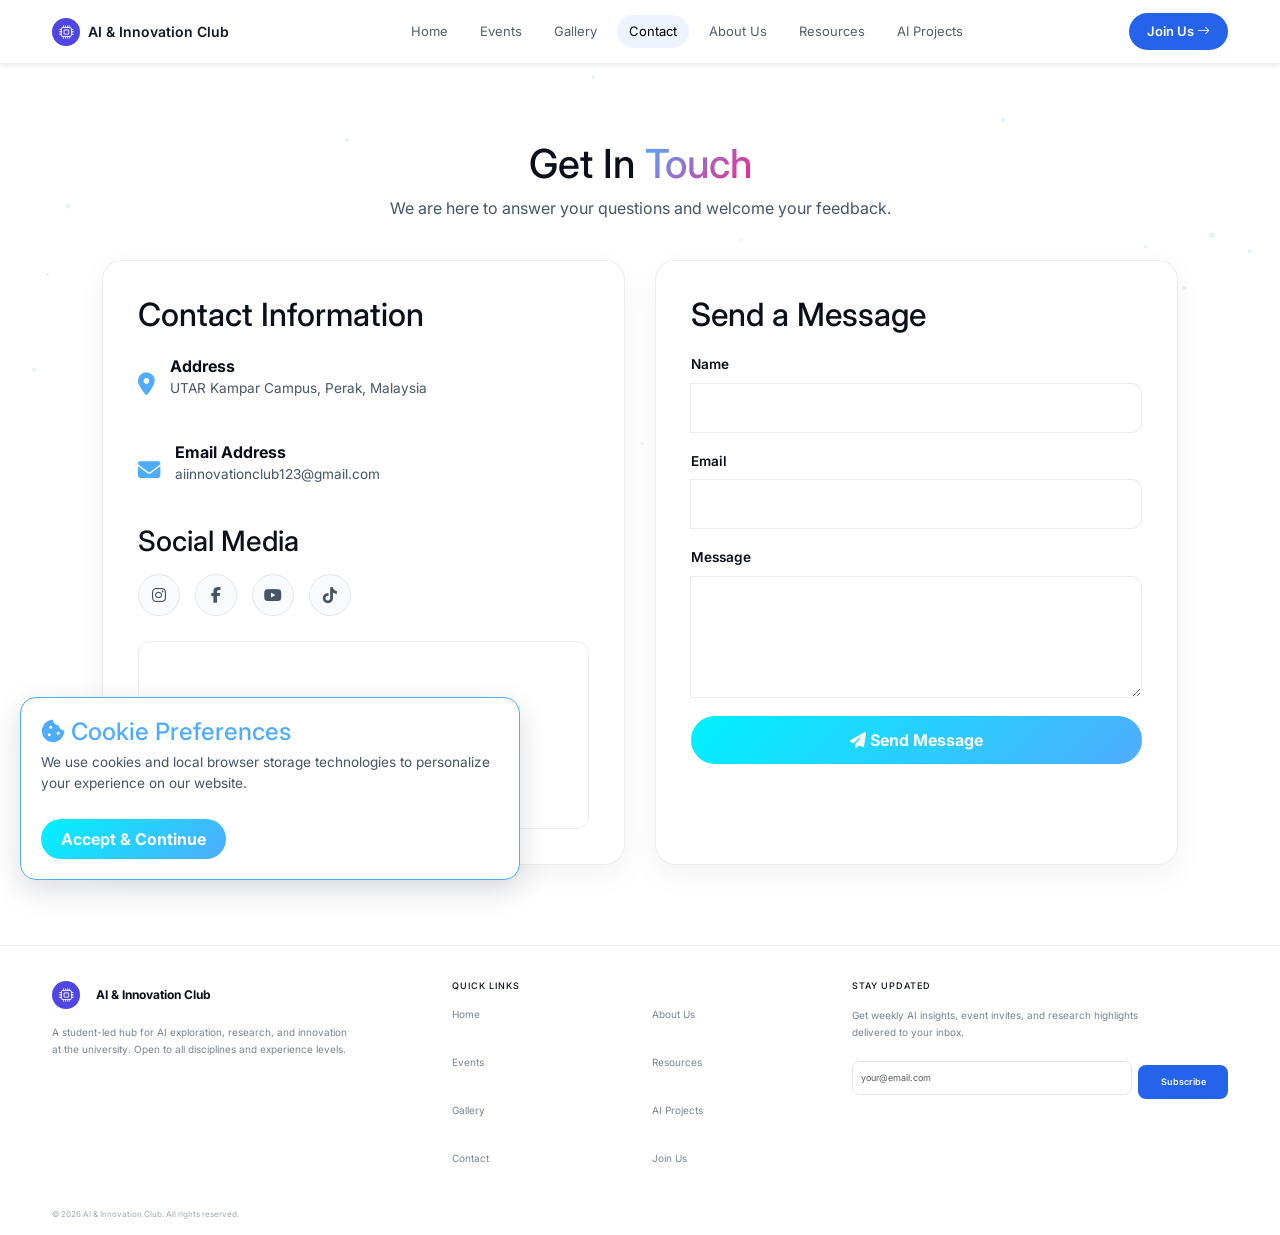
<file: contact.html>
<!--Chan Ken-->
<!DOCTYPE html>
<html lang="en">
<head>
    <meta charset="UTF-8">
    <meta name="viewport" content="width=device-width, initial-scale=1.0">
    <title>Contact Us - AI Innovation Club</title>

    <!-- Bootstrap and Icons -->
    <link href="https://cdn.jsdelivr.net/npm/bootstrap@5.3.3/dist/css/bootstrap.min.css" rel="stylesheet">
    <link rel="stylesheet" href="https://cdn.jsdelivr.net/npm/bootstrap-icons@1.11.3/font/bootstrap-icons.min.css">
    <link rel="stylesheet" href="https://cdnjs.cloudflare.com/ajax/libs/font-awesome/6.5.1/css/all.min.css">
    
    <!-- CSS -->
    <link rel="stylesheet" href="css/style.css">
    <link href="https://fonts.googleapis.com/css2?family=Inter:wght@300;400;600;800&display=swap" rel="stylesheet">
    <script src="https://code.jquery.com/jquery-3.6.0.min.js"></script>

    <style>
        /* === Light Theme Variables === */
        :root {
            --bg-color: #ffffff;
            --bg-alt: #f8fafc;
            --card-bg: rgba(255, 255, 255, 0.85);
            --primary-cyan: #00f2fe;
            --primary-purple: #4facfe;
            --accent-pink: #f72585;
            --text-main: #0b0f19;
            --text-muted: #475569;
            --glass-border: rgba(15, 23, 42, 0.08);
        }

        body {
            background-color: var(--bg-color);
            color: var(--text-main);
            overflow-x: hidden;
            font-family: 'Inter', system-ui, -apple-system, sans-serif;
        }

        #particle-canvas {
            position: fixed;
            top: 0;
            left: 0;
            width: 100%;
            height: 100%;
            z-index: -1;
            pointer-events: none;
        }

        /* Content Layout */
        section {
            padding: 140px 8% 80px;
            min-height: 100vh;
        }

        .section-title {
            text-align: center;
            margin-bottom: 40px;
        }

        .section-title h1 span {
            background: linear-gradient(135deg, var(--primary-purple), var(--accent-pink));
            -webkit-background-clip: text;
            -webkit-text-fill-color: transparent;
        }

        .section-title p {
            color: var(--text-muted);
        }

        .contact-container {
            display: grid;
            grid-template-columns: repeat(auto-fit, minmax(320px, 1fr));
            gap: 30px;
            max-width: 1100px;
            margin: 0 auto;
        }

        .glass-card {
            background: var(--card-bg);
            border: 1px solid var(--glass-border);
            border-radius: 20px;
            padding: 35px;
            backdrop-filter: blur(12px);
            box-shadow: 0 10px 30px rgba(15, 23, 42, 0.05);
        }

        .info-item {
            display: flex;
            align-items: center;
            gap: 15px;
            margin-bottom: 25px;
        }

        .info-item i {
            font-size: 1.4rem;
            color: var(--primary-purple);
        }

        /* Social Media Icons */
        .social-icons {
            display: flex;
            gap: 15px;
            margin-top: 15px;
        }

        .social-icons a {
            width: 42px;
            height: 42px;
            border-radius: 50%;
            background: var(--bg-alt);
            border: 1px solid var(--glass-border);
            color: var(--text-muted);
            display: flex;
            justify-content: center;
            align-items: center;
            text-decoration: none;
            transition: all 0.3s ease;
        }

        .social-icons a:hover {
            background: linear-gradient(135deg, var(--primary-cyan), var(--primary-purple));
            color: #ffffff;
            transform: translateY(-3px);
        }

        /* Google Map Frame */
        .map-container {
            margin-top: 25px;
            border-radius: 12px;
            overflow: hidden;
            border: 1px solid var(--glass-border);
        }

        .input-group {
            display: flex;
            flex-direction: column;
            gap: 8px;
            margin-bottom: 18px;
        }

        .input-group label {
            font-size: 0.85rem;
            color: var(--text-main);
            font-weight: 600;
        }

        .input-group input, .input-group textarea {
            padding: 12px 16px;
            border-radius: 10px;
            border: 1px solid var(--glass-border);
            background: var(--bg-color);
            color: var(--text-main);
            outline: none;
        }

        .input-group input:focus, .input-group textarea:focus {
            border-color: var(--primary-purple);
        }

        .submit-btn {
            width: 100%;
            padding: 12px;
            border: none;
            border-radius: 25px;
            background: linear-gradient(135deg, var(--primary-cyan), var(--primary-purple));
            color: #ffffff;
            font-weight: 700;
            cursor: pointer;
            transition: opacity 0.3s ease;
        }

        .submit-btn:disabled {
            opacity: 0.6;
            cursor: not-allowed;
        }

        /* Cookie Consent Banner Styling */
        #cookieBanner {
            position: fixed;
            bottom: 20px;
            left: 20px;
            right: 20px;
            max-width: 500px;
            background: var(--bg-color);
            border: 1px solid var(--primary-purple);
            border-radius: 16px;
            padding: 20px;
            backdrop-filter: blur(16px);
            z-index: 2000;
            display: none;
            box-shadow: 0 10px 30px rgba(15, 23, 42, 0.15);
        }

        .cookie-btn {
            background: linear-gradient(135deg, var(--primary-cyan), var(--primary-purple));
            color: #ffffff;
            border: none;
            padding: 8px 20px;
            border-radius: 20px;
            font-weight: 700;
            cursor: pointer;
            margin-top: 10px;
        }

        @media (max-width: 768px) {
            section { padding: 120px 5% 60px; }
        }
    </style>
</head>
<body>

    <canvas id="particle-canvas"></canvas>

    <!-- =========================
         NAVIGATION BAR
    ========================== -->
    <nav class="navbar navbar-expand-lg bg-white fixed-top shadow-sm">
        <div class="container">
            <!-- Logo / Brand -->
            <a class="navbar-brand d-flex align-items-center" href="index.html">
                <div class="brand-icon">
                    <i class="bi bi-cpu"></i>
                </div>
                <span>AI & Innovation Club</span>
            </a>

            <!-- Mobile menu button -->
            <button class="navbar-toggler" type="button" data-bs-toggle="collapse" data-bs-target="#mainNavbar">
                <span class="navbar-toggler-icon"></span>
            </button>

            <!-- Navigation links -->
            <div class="collapse navbar-collapse" id="mainNavbar">
                <ul class="navbar-nav mx-auto">
                    <li class="nav-item"><a class="nav-link" href="index.html">Home</a></li>
                    <li class="nav-item"><a class="nav-link" href="events.html">Events</a></li>
                    <li class="nav-item"><a class="nav-link" href="gallery.html">Gallery</a></li>
                    <li class="nav-item"><a class="nav-link active" href="contact.html">Contact</a></li>
                    <li class="nav-item"><a class="nav-link" href="about.html">About Us</a></li>
                    <li class="nav-item"><a class="nav-link" href="resources.html">Resources</a></li>
                    <li class="nav-item"><a class="nav-link" href="projects.html">AI Projects</a></li>
                </ul>

                <!-- Join button -->
                <a href="join.html" class="btn join-btn">
                    Join Us <i class="bi bi-arrow-right"></i>
                </a>
            </div>
        </div>
    </nav>

    <section>
        <div class="section-title">
            <h1>Get In <span>Touch</span></h1>
            <p>We are here to answer your questions and welcome your feedback.</p>
        </div>

        <div class="contact-container">
            <div class="glass-card">
                <h2 style="margin-bottom: 20px;">Contact Information</h2>
                <div class="info-item">
                    <i class="fa-solid fa-location-dot"></i>
                    <div>
                        <strong>Address</strong>
                        <p style="color: var(--text-muted); font-size: 0.85rem;">UTAR Kampar Campus, Perak, Malaysia</p>
                    </div>
                </div>
                <div class="info-item">
                    <i class="fa-solid fa-envelope"></i>
                    <div>
                        <strong>Email Address</strong>
                        <p style="color: var(--text-muted); font-size: 0.85rem;">aiinnovationclub123@gmail.com</p>
                    </div>
                </div>

                <h3 style="margin-top: 20px;">Social Media</h3>
                <div class="social-icons">
                    <a href="https://instagram.com" target="_blank" aria-label="Instagram"><i class="fa-brands fa-instagram"></i></a>
                    <a href="https://facebook.com" target="_blank" aria-label="Facebook"><i class="fa-brands fa-facebook-f"></i></a>
                    <a href="https://youtube.com" target="_blank" aria-label="YouTube"><i class="fa-brands fa-youtube"></i></a>
                    <a href="https://tiktok.com" target="_blank" aria-label="TikTok"><i class="fa-brands fa-tiktok"></i></a>
                </div>

                <div class="map-container">
                    <iframe src="https://maps.google.com/maps?q=UTAR%20Kampar&t=&z=13&ie=UTF8&iwloc=&output=embed" width="100%" height="180" style="border:0;" allowfullscreen="" loading="lazy"></iframe>
                </div>
            </div>

            <div class="glass-card">
                <h2 style="margin-bottom: 20px;">Send a Message</h2>
                <form id="contactForm" action="https://formspree.io/f/xgawzpvk" method="POST">
                    <div class="input-group">
                        <label for="cName">Name</label>
                        <input type="text" id="cName" name="name" required>
                    </div>
                    <div class="input-group">
                        <label for="cEmail">Email</label>
                        <input type="email" id="cEmail" name="email" required>
                    </div>
                    <div class="input-group">
                        <label for="cMsg">Message</label>
                        <textarea id="cMsg" name="message" rows="4" required></textarea>
                    </div>
                    <button type="submit" id="submitBtn" class="submit-btn"><i class="fa-solid fa-paper-plane"></i> Send Message</button>
                </form>
            </div>
        </div>
    </section>

    <div id="cookieBanner">
        <h4 style="color: var(--primary-purple); margin-bottom: 5px;"><i class="fa-solid fa-cookie-bite"></i> Cookie Preferences</h4>
        <p style="font-size: 0.85rem; color: var(--text-muted);">We use cookies and local browser storage technologies to personalize your experience on our website.</p>
        <button class="cookie-btn" id="acceptCookies">Accept & Continue</button>
    </div>

    <!-- =========================
         FOOTER
    ========================== -->
    <footer class="site-footer mt-auto">
        <div class="container">
            <div class="row g-4">
                <!-- Club -->
                <div class="col-lg-4">
                    <div class="footer-brand">
                        <div class="brand-icon">
                            <i class="bi bi-cpu"></i>
                        </div>
                        <strong>AI & Innovation Club</strong>
                    </div>
                    <p class="footer-description">
                        A student-led hub for AI exploration, research,
                        and innovation at the university. Open to all
                        disciplines and experience levels.
                    </p>
                </div>

                <!-- Quick Links -->
                <div class="col-lg-4 col-md-6">
                    <h4>QUICK LINKS</h4>
                    <div class="row">
                        <div class="col-6">
                            <a href="index.html">Home</a><br>
                            <a href="events.html">Events</a><br>
                            <a href="gallery.html">Gallery</a><br>
                            <a href="contact.html">Contact</a>
                        </div>
                        <div class="col-6">
                            <a href="about.html">About Us</a><br>
                            <a href="resources.html">Resources</a><br>
                            <a href="projects.html">AI Projects</a><br>
                            <a href="join.html">Join Us</a>
                        </div>
                    </div>
                </div>

                <!-- Newsletter -->
                <div class="col-lg-4">
                    <h4>STAY UPDATED</h4>
                    <p>Get weekly AI insights, event invites, and research highlights delivered to your inbox.</p>
                    <div class="newsletter">
                        <input class="newsletter-email form-control" type="email" placeholder="your@email.com" required>
                        <button class="newsletter-btn btn btn-primary mt-2" type="button">Subscribe</button>
                    </div>
                </div>
            </div>
            <hr>
            <div class="footer-bottom text-center">
                <span>© 2026 AI & Innovation Club. All rights reserved.</span>
            </div>
        </div>
    </footer>

    <!-- Bootstrap JS -->
    <script src="https://cdn.jsdelivr.net/npm/bootstrap@5.3.3/dist/js/bootstrap.bundle.min.js"></script>

    <script>
        // Particle Background
        const canvas = document.getElementById('particle-canvas');
        const ctx = canvas.getContext('2d');
        function resizeCanvas() { canvas.width = window.innerWidth; canvas.height = window.innerHeight; }
        resizeCanvas();
        window.addEventListener('resize', resizeCanvas);
        const particles = Array.from({length: 40}, () => ({
            x: Math.random() * canvas.width, y: Math.random() * canvas.height,
            vx: (Math.random() - 0.5) * 0.3, vy: (Math.random() - 0.5) * 0.3, radius: Math.random() * 2 + 1
        }));
        function animate() {
            ctx.clearRect(0, 0, canvas.width, canvas.height);
            particles.forEach(p => {
                p.x += p.vx; p.y += p.vy;
                if (p.x < 0 || p.x > canvas.width) p.vx *= -1;
                if (p.y < 0 || p.y > canvas.height) p.vy *= -1;
                ctx.beginPath(); ctx.arc(p.x, p.y, p.radius, 0, Math.PI * 2);
                ctx.fillStyle = 'rgba(79, 172, 254, 0.15)'; ctx.fill();
            });
            requestAnimationFrame(animate);
        }
        animate();

        // Cookie Helper Functions
        function setCookie(cname, cvalue, exdays) {
            const d = new Date();
            d.setTime(d.getTime() + (exdays * 24 * 60 * 60 * 1000));
            let expires = "expires=" + d.toUTCString();
            document.cookie = cname + "=" + cvalue + ";" + expires + ";path=/";
        }

        function getCookie(cname) {
            let name = cname + "=";
            let decodedCookie = decodeURIComponent(document.cookie);
            let ca = decodedCookie.split(';');
            for(let i = 0; i < ca.length; i++) {
                let c = ca[i].trim();
                if (c.indexOf(name) == 0) return c.substring(name.length, c.length);
            }
            return "";
        }

        // Cookie Consent Banner & AJAX Formspree Handler
        $(document).ready(function() {
            if (getCookie("cookie_consent") !== "accepted") {
                $('#cookieBanner').fadeIn();
            }

            $('#acceptCookies').on('click', function() {
                setCookie("cookie_consent", "accepted", 30);
                $('#cookieBanner').fadeOut();
            });

            $('#contactForm').on('submit', function(e) {
                e.preventDefault();
                const $form = $(this);
                const $btn = $('#submitBtn');

                $btn.prop('disabled', true).html('<i class="fa-solid fa-spinner fa-spin"></i> Sending...');

                $.ajax({
                    url: $form.attr('action'),
                    method: 'POST',
                    data: $form.serialize(),
                    dataType: 'json',
                    success: function() {
                        alert('Thank you! Your message has been sent to aiinnovationclub123@gmail.com.');
                        $form[0].reset();
                    },
                    error: function() {
                        alert('Oops! There was a problem sending your message. Please try again.');
                    },
                    complete: function() {
                        $btn.prop('disabled', false).html('<i class="fa-solid fa-paper-plane"></i> Send Message');
                    }
                });
            });
        });
    </script>
</body>
</html>
</file>
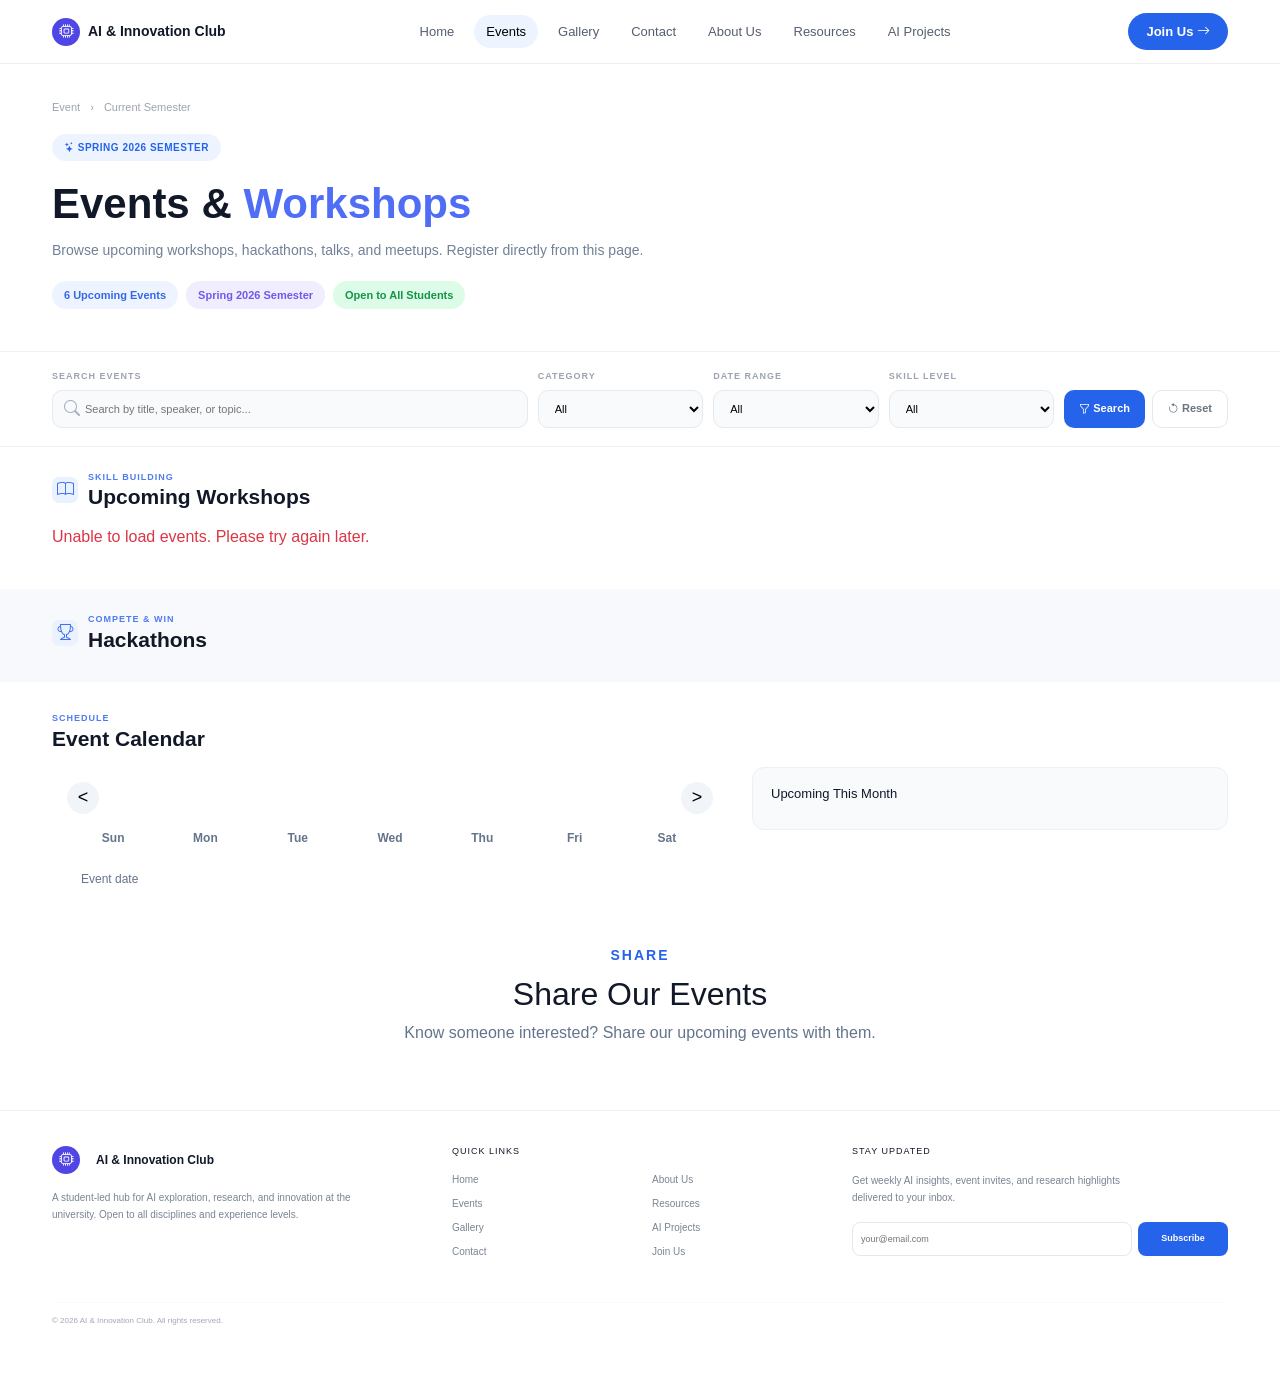
<file: events.html>
<!DOCTYPE html>
<html lang="en">

<head>
    <meta charset="UTF-8">
    <meta name="viewport" content="width=device-width, initial-scale=1.0">

    <title>Events & Workshops | AI & Innovation Club</title>

    <!-- Bootstrap -->
    <link href="https://cdn.jsdelivr.net/npm/bootstrap@5.3.3/dist/css/bootstrap.min.css" rel="stylesheet">

    <!-- Bootstrap Icons -->
    <link rel="stylesheet" href="https://cdn.jsdelivr.net/npm/bootstrap-icons@1.11.3/font/bootstrap-icons.min.css">

    <!-- CSS -->
    <link rel="stylesheet" href="css/style.css">
</head>

<body>

    <!-- =========================
         1. NAVIGATION BAR
    ========================== -->

    <nav class="navbar navbar-expand-lg bg-white">
        <div class="container">

            <!-- Logo / Brand -->
            <a class="navbar-brand d-flex align-items-center" href="index.html">

                <div class="brand-icon">
                    <i class="bi bi-cpu"></i>
                </div>

                <span>AI & Innovation Club</span>

            </a>


            <!-- Mobile menu button -->
            <button class="navbar-toggler" type="button" data-bs-toggle="collapse" data-bs-target="#mainNavbar">
                <span class="navbar-toggler-icon"></span>
            </button>


            <!-- Navigation links -->
            <div class="collapse navbar-collapse" id="mainNavbar">

                <ul class="navbar-nav mx-auto">

                    <li class="nav-item">
                        <a class="nav-link" href="index.html">
                            Home
                        </a>
                    </li>

                    <li class="nav-item">
                        <a class="nav-link active" href="events.html">
                            Events
                        </a>
                    </li>

                    <li class="nav-item">
                        <a class="nav-link" href="gallery.html">
                            Gallery
                        </a>
                    </li>

                    <li class="nav-item">
                        <a class="nav-link" href="contact.html">
                            Contact
                        </a>
                    </li>

                    <li class="nav-item">
                        <a class="nav-link" href="about.html">
                            About Us
                        </a>
                    </li>

                    <li class="nav-item">
                        <a class="nav-link" href="resources.html">
                            Resources
                        </a>
                    </li>

                    <li class="nav-item">
                        <a class="nav-link" href="projects.html">
                            AI Projects
                        </a>
                    </li>

                </ul>


                <!-- Join button -->
                <a href="join.html" class="btn join-btn">
                    Join Us <i class="bi bi-arrow-right"></i>
                </a>

            </div>

        </div>
    </nav>
    <!-- =========================
     2. PAGE HEADER
========================== -->

    <section class="page-header">

        <div class="container">

            <div class="breadcrumb-text">
                Event <span>›</span> Current Semester
            </div>

            <span class="semester-badge">
                <i class="bi bi-stars"></i>
                SPRING 2026 SEMESTER
            </span>

            <h1>
                Events & <span>Workshops</span>
            </h1>

            <p>
                Browse upcoming workshops, hackathons, talks, and meetups.
                Register directly from this page.
            </p>

            <div class="header-tags">

                <span class="tag blue-tag">
                    6 Upcoming Events
                </span>

                <span class="tag purple-tag">
                    Spring 2026 Semester
                </span>

                <span class="tag green-tag">
                    Open to All Students
                </span>

            </div>

        </div>

    </section>
    <!-- =========================
     3. SEARCH & FILTER
========================== -->

    <section class="filter-section">

        <div class="container">

            <div class="filter-grid">

                <!-- Search -->
                <div class="filter-item search-field">

                    <label>SEARCH EVENTS</label>

                    <div class="input-wrapper">
                        <i class="bi bi-search"></i>

                        <input type="text" id="eventSearch" placeholder="Search by title, speaker, or topic...">
                    </div>

                </div>


                <!-- Category -->
                <div class="filter-item">

                    <label>CATEGORY</label>

                    <select id="categoryFilter">
                        <option value="all">All</option>
                        <option value="workshop">Workshop</option>
                        <option value="hackathon">Hackathon</option>
                        <option value="talk">Talk</option>
                    </select>

                </div>


                <!-- Date -->
                <div class="filter-item">

                    <label>DATE RANGE</label>

                    <select id="dateFilter">
                        <option value="all">All</option>
                        <option value="this-month">This Month</option>
                        <option value="next-month">Next Month</option>
                    </select>

                </div>


                <!-- Skill -->
                <div class="filter-item">

                    <label>SKILL LEVEL</label>

                    <select id="skillFilter">
                        <option value="all">All</option>
                        <option value="beginner">Beginner</option>
                        <option value="intermediate">Intermediate</option>
                        <option value="advanced">Advanced</option>
                    </select>

                </div>


                <!-- Buttons -->
                <div class="filter-buttons">

                    <button id="searchBtn" class="search-btn">
                        <i class="bi bi-funnel"></i>
                        Search
                    </button>

                    <button id="resetBtn" class="reset-btn">
                        <i class="bi bi-arrow-counterclockwise"></i>
                        Reset
                    </button>

                </div>

            </div>

        </div>

    </section>
    <!-- =========================
     4. UPCOMING WORKSHOPS
========================== -->
    <section class="events-section">

        <div class="container">

            <div class="section-heading">

                <div class="section-icon">
                    <i class="bi bi-book"></i>
                </div>

                <div>
                    <small>SKILL BUILDING</small>
                    <h2>Upcoming Workshops</h2>
                </div>

            </div>

            <!-- JavaScript will insert workshop cards here -->
            <div id="workshopContainer" class="row g-3"></div>

        </div>

    </section>

    <!-- =========================
     5. HACKATHONS
========================== -->

    <section class="events-section hackathon-section">

        <div class="container">

            <div class="section-heading">

                <div class="section-icon">
                    <i class="bi bi-trophy"></i>
                </div>

                <div>
                    <small>COMPETE & WIN</small>
                    <h2>Hackathons</h2>
                </div>

            </div>

            <!-- JavaScript will insert hackathon cards here -->
            <div id="hackathonContainer" class="row g-3"></div>

        </div>

    </section>
    <!-- =========================
     6. EVENT CALENDAR
========================== -->

    <section class="calendar-section">

        <div class="container">

            <div class="section-heading">

                <div>
                    <small>SCHEDULE</small>
                    <h2>Event Calendar</h2>
                </div>

            </div>


            <div class="row g-4">

                <!-- Calendar banner -->
                <div class="col-lg-7">

                    <div class="calendar-container">
                        <div id="calendarEventPopup" class="calendar-event-popup">

                            <button id="closeCalendarPopup" class="calendar-popup-close" type="button">
                                &times;
                            </button>

                            <h3 id="popupEventTitle"></h3>

                            <p>
                                <i class="bi bi-calendar3"></i>
                                <span id="popupEventDate"></span>
                            </p>

                            <p>
                                <i class="bi bi-clock"></i>
                                <span id="popupEventTime"></span>
                            </p>

                            <p>
                                <i class="bi bi-geo-alt"></i>
                                <span id="popupEventVenue"></span>
                            </p>

                            <p>
                                <i class="bi bi-person"></i>
                                <span id="popupEventSpeaker"></span>
                            </p>

                            <span id="popupEventType" class="popup-event-type"></span>

                        </div>

                        <div class="calendar-header">

                            <button id="prevMonth" class="calendar-nav" type="button">
                                &lt;
                            </button>

                            <h3 id="calendarMonth"></h3>

                            <button id="nextMonth" class="calendar-nav" type="button">
                                &gt;
                            </button>

                        </div>


                        <div class="calendar-weekdays">

                            <div>Sun</div>
                            <div>Mon</div>
                            <div>Tue</div>
                            <div>Wed</div>
                            <div>Thu</div>
                            <div>Fri</div>
                            <div>Sat</div>

                        </div>


                        <div id="calendarDays" class="calendar-days"></div>


                        <div class="calendar-legend">

                            <span class="calendar-dot"></span>

                            <span>Event date</span>

                        </div>

                    </div>

                </div>


                <!-- Upcoming list -->
                <div class="col-lg-5">

                    <div class="upcoming-box">

                        <h3>Upcoming This Month</h3>

                        <div id="upcomingEvents"></div>

                    </div>

                </div>

            </div>

        </div>
        <!-- Social Sharing -->
        <section class="social-share-section">

            <div class="container text-center">

                <small>SHARE</small>

                <h2>Share Our Events</h2>

                <p>
                    Know someone interested? Share our upcoming events with them.
                </p>

                <div class="a2a_kit a2a_kit_size_32 a2a_default_style">

                    <a class="a2a_button_facebook"></a>

                    <a class="a2a_button_linkedin"></a>

                    <a class="a2a_button_x"></a>

                    <a class="a2a_button_whatsapp"></a>

                    <a class="a2a_dd" href="https://www.addtoany.com/share"></a>

                </div>

            </div>

        </section>

        <!-- =========================
     7. FOOTER
========================== -->

        <footer class="site-footer">

            <div class="container">

                <div class="row g-4">

                    <!-- Club -->
                    <div class="col-lg-4">

                        <div class="footer-brand">

                            <div class="brand-icon">
                                <i class="bi bi-cpu"></i>
                            </div>

                            <strong>AI & Innovation Club</strong>

                        </div>

                        <p class="footer-description">
                            A student-led hub for AI exploration, research,
                            and innovation at the university. Open to all
                            disciplines and experience levels.
                        </p>

                    </div>

                    <!-- Quick Links -->
                    <div class="col-lg-4 col-md-6">

                        <h4>QUICK LINKS</h4>

                        <div class="row">

                            <!-- Quick Links Column 1 -->
                            <div class="col-6">

                                <a href="index.html">Home</a>

                                <a href="events.html">Events</a>

                                <a href="gallery.html">Gallery</a>

                                <a href="contact.html">Contact</a>

                            </div>


                            <!-- Quick Links Column 2 -->
                            <div class="col-6">

                                <a href="about.html">About Us</a>

                                <a href="resources.html">Resources</a>

                                <a href="projects.html">AI Projects</a>

                                <a href="join.html">Join Us</a>

                            </div>

                        </div>

                    </div>



                    <!-- Newsletter -->
                    <div class="col-lg-4">

                        <h4>STAY UPDATED</h4>

                        <p>
                            Get weekly AI insights, event invites, and
                            research highlights delivered to your inbox.
                        </p>

                        <div class="newsletter">

                            <input class="newsletter-email" type="email" placeholder="your@email.com"
                                aria-label="Email address" autocomplete="email" required>

                            <button class="newsletter-btn" type="button">
                                Subscribe
                            </button>

                            <small class="newsletter-message" aria-live="polite"></small>

                        </div>

                    </div>

                </div>


                <hr>


                <div class="footer-bottom">

                    <span>
                        © 2026 AI & Innovation Club. All rights reserved.
                    </span>

                </div>

            </div>

        </footer>

        <!-- Bootstrap -->
        <script src="https://cdn.jsdelivr.net/npm/bootstrap@5.3.3/dist/js/bootstrap.bundle.min.js"></script>

        <!-- jQuery -->
        <script src="https://code.jquery.com/jquery-3.7.1.min.js"></script>

        <!-- Your Events JavaScript -->
        <script src="js/events.js"></script>
        <script src="js/newsletter.js"></script>
        
        <script defer src="https://static.addtoany.com/menu/page.js">
        </script>

</body>

</html>
</file>
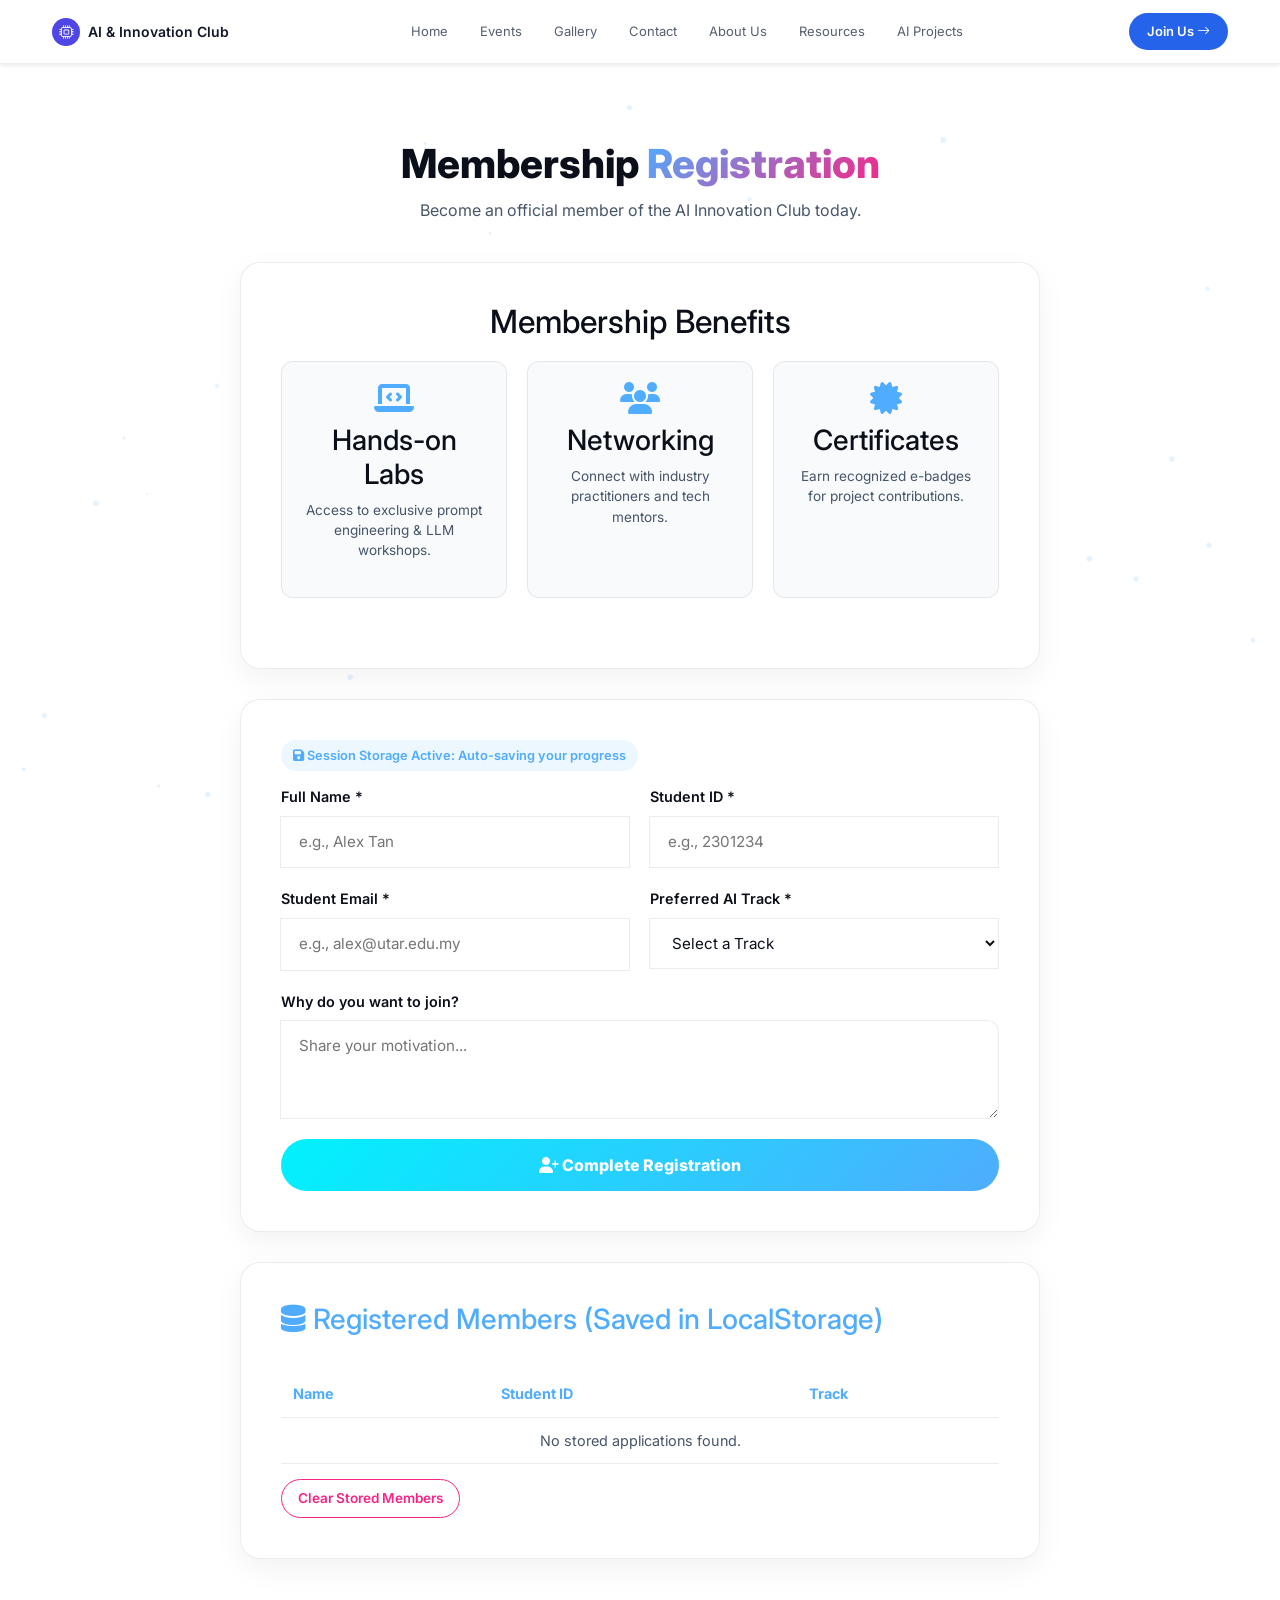
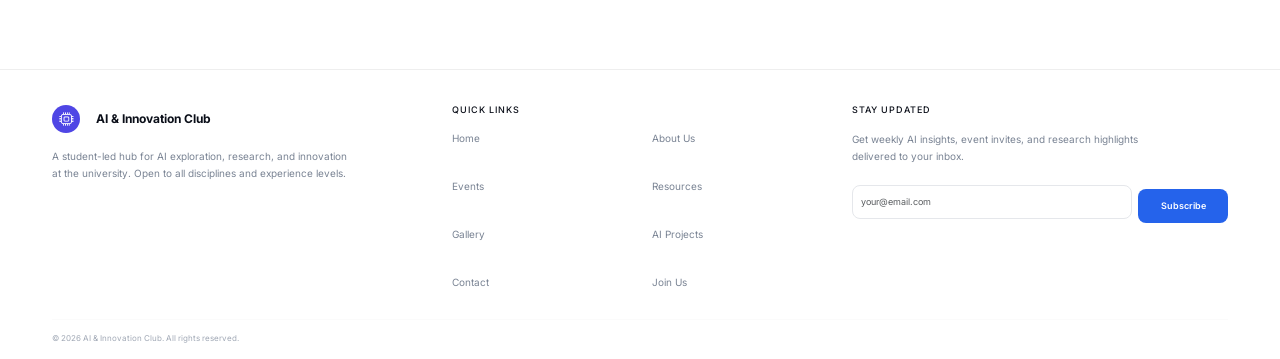
<file: join.html>
<!--Chan Ken-->
<!DOCTYPE html>
<html lang="en">
<head>
    <meta charset="UTF-8">
    <meta name="viewport" content="width=device-width, initial-scale=1.0">
    <title>Join Us - AI Innovation Club</title>
    
    <!-- Bootstrap and Icons -->
    <link href="https://cdn.jsdelivr.net/npm/bootstrap@5.3.3/dist/css/bootstrap.min.css" rel="stylesheet">
    <link rel="stylesheet" href="https://cdn.jsdelivr.net/npm/bootstrap-icons@1.11.3/font/bootstrap-icons.min.css">
    <link rel="stylesheet" href="https://cdnjs.cloudflare.com/ajax/libs/font-awesome/6.4.0/css/all.min.css">
    
    <!-- CSS -->
    <link rel="stylesheet" href="css/style.css">
    <link href="https://fonts.googleapis.com/css2?family=Inter:wght@300;400;600;800&display=swap" rel="stylesheet">
    <script src="https://code.jquery.com/jquery-3.6.0.min.js"></script>

    <style>
        /* === Light Theme Variables === */
        :root {
            --bg-color: #ffffff;
            --bg-alt: #f8fafc;
            --card-bg: rgba(255, 255, 255, 0.85);
            --primary-cyan: #00f2fe;
            --primary-purple: #4facfe;
            --accent-pink: #f72585;
            --text-main: #0b0f19;
            --text-muted: #475569;
            --glass-border: rgba(15, 23, 42, 0.08);
        }

        body {
            background-color: var(--bg-color);
            color: var(--text-main);
            overflow-x: hidden;
            font-family: 'Inter', system-ui, -apple-system, sans-serif;
        }

        #particle-canvas {
            position: fixed;
            top: 0;
            left: 0;
            width: 100%;
            height: 100%;
            z-index: -1;
            pointer-events: none;
        }

        /* Sections */
        section {
            padding: 140px 8% 80px;
            min-height: 100vh;
        }

        .section-title {
            text-align: center;
            margin-bottom: 40px;
        }

        .section-title h1 {
            font-size: 2.5rem;
            font-weight: 800;
            margin-bottom: 10px;
        }

        .section-title h1 span {
            background: linear-gradient(135deg, var(--primary-purple), var(--accent-pink));
            -webkit-background-clip: text;
            -webkit-text-fill-color: transparent;
        }

        .section-title p {
            color: var(--text-muted);
        }

        .glass-card {
            background: var(--card-bg);
            border: 1px solid var(--glass-border);
            border-radius: 20px;
            padding: 40px;
            backdrop-filter: blur(12px);
            max-width: 800px;
            margin: 0 auto 30px;
            box-shadow: 0 10px 30px rgba(15, 23, 42, 0.05);
        }

        /* Membership Info Cards */
        .info-grid {
            display: grid;
            grid-template-columns: repeat(auto-fit, minmax(220px, 1fr));
            gap: 20px;
            margin-bottom: 30px;
        }

        .info-card {
            background: var(--bg-alt);
            border: 1px solid var(--glass-border);
            padding: 20px;
            border-radius: 12px;
            text-align: center;
        }

        .info-card i {
            font-size: 2rem;
            color: var(--primary-purple);
            margin-bottom: 10px;
        }

        /* Form Controls */
        .form-grid {
            display: grid;
            grid-template-columns: repeat(auto-fit, minmax(280px, 1fr));
            gap: 20px;
        }

        .input-group {
            display: flex;
            flex-direction: column;
            gap: 8px;
            margin-bottom: 20px;
        }

        .input-group label {
            font-size: 0.9rem;
            color: var(--text-main);
            font-weight: 600;
        }

        .input-group input, .input-group select, .input-group textarea {
            padding: 14px 18px;
            border-radius: 12px;
            border: 1px solid var(--glass-border);
            background: var(--bg-color);
            color: var(--text-main);
            outline: none;
            font-size: 0.95rem;
            transition: border-color 0.3s ease;
        }

        .input-group input:focus, .input-group select:focus, .input-group textarea:focus {
            border-color: var(--primary-purple);
        }

        .error-msg {
            color: var(--accent-pink);
            font-size: 0.8rem;
            display: none;
        }

        .submit-btn {
            width: 100%;
            padding: 14px;
            border: none;
            border-radius: 30px;
            background: linear-gradient(135deg, var(--primary-cyan), var(--primary-purple));
            color: #ffffff;
            font-weight: 800;
            font-size: 1rem;
            cursor: pointer;
            transition: transform 0.3s ease, box-shadow 0.3s ease;
        }

        .submit-btn:hover {
            transform: translateY(-2px);
            box-shadow: 0 5px 15px rgba(79, 172, 254, 0.3);
        }

        .session-badge {
            display: inline-block;
            background: rgba(79, 172, 254, 0.1);
            color: var(--primary-purple);
            padding: 6px 12px;
            border-radius: 20px;
            font-size: 0.8rem;
            margin-bottom: 15px;
            font-weight: 600;
        }

        /* Storage Data Preview Table */
        .records-table {
            width: 100%;
            border-collapse: collapse;
            margin-top: 20px;
            font-size: 0.9rem;
        }

        .records-table th, .records-table td {
            padding: 12px;
            text-align: left;
            border-bottom: 1px solid var(--glass-border);
            color: var(--text-main);
        }

        .records-table th {
            color: var(--primary-purple);
            font-weight: 700;
        }

        @media (max-width: 768px) {
            section { padding: 120px 5% 60px; }
        }
    </style>
</head>
<body>

    <canvas id="particle-canvas"></canvas>

    <!-- =========================
         NAVIGATION BAR
    ========================== -->
    <nav class="navbar navbar-expand-lg bg-white fixed-top shadow-sm">
        <div class="container">
            <!-- Logo / Brand -->
            <a class="navbar-brand d-flex align-items-center" href="index.html">
                <div class="brand-icon">
                    <i class="bi bi-cpu"></i>
                </div>
                <span>AI & Innovation Club</span>
            </a>

            <!-- Mobile menu button -->
            <button class="navbar-toggler" type="button" data-bs-toggle="collapse" data-bs-target="#mainNavbar">
                <span class="navbar-toggler-icon"></span>
            </button>

            <!-- Navigation links -->
            <div class="collapse navbar-collapse" id="mainNavbar">
                <ul class="navbar-nav mx-auto">
                    <li class="nav-item"><a class="nav-link" href="index.html">Home</a></li>
                    <li class="nav-item"><a class="nav-link" href="events.html">Events</a></li>
                    <li class="nav-item"><a class="nav-link" href="gallery.html">Gallery</a></li>
                    <li class="nav-item"><a class="nav-link" href="contact.html">Contact</a></li>
                    <li class="nav-item"><a class="nav-link" href="about.html">About Us</a></li>
                    <li class="nav-item"><a class="nav-link" href="resources.html">Resources</a></li>
                    <li class="nav-item"><a class="nav-link" href="projects.html">AI Projects</a></li>
                </ul>

                <!-- Join button -->
                <a href="join.html" class="btn join-btn">
                    Join Us <i class="bi bi-arrow-right"></i>
                </a>
            </div>
        </div>
    </nav>

    <section>
        <div class="section-title">
            <h1>Membership <span>Registration</span></h1>
            <p>Become an official member of the AI Innovation Club today.</p>
        </div>

        <div class="glass-card">
            <h2 style="margin-bottom: 20px; text-align: center;">Membership Benefits</h2>
            <div class="info-grid">
                <div class="info-card">
                    <i class="fa-solid fa-laptop-code"></i>
                    <h3>Hands-on Labs</h3>
                    <p style="font-size: 0.85rem; color: var(--text-muted); margin-top: 5px;">Access to exclusive prompt engineering & LLM workshops.</p>
                </div>
                <div class="info-card">
                    <i class="fa-solid fa-users"></i>
                    <h3>Networking</h3>
                    <p style="font-size: 0.85rem; color: var(--text-muted); margin-top: 5px;">Connect with industry practitioners and tech mentors.</p>
                </div>
                <div class="info-card">
                    <i class="fa-solid fa-certificate"></i>
                    <h3>Certificates</h3>
                    <p style="font-size: 0.85rem; color: var(--text-muted); margin-top: 5px;">Earn recognized e-badges for project contributions.</p>
                </div>
            </div>
        </div>

        <div class="glass-card">
            <span class="session-badge"><i class="fa-solid fa-floppy-disk"></i> Session Storage Active: Auto-saving your progress</span>
            
            <form id="joinForm" novalidate>
                <div class="form-grid">
                    <div class="input-group">
                        <label for="fullName">Full Name *</label>
                        <input type="text" id="fullName" placeholder="e.g., Alex Tan" required>
                        <span class="error-msg" id="nameErr">Please enter a valid full name.</span>
                    </div>
                    <div class="input-group">
                        <label for="studentId">Student ID *</label>
                        <input type="text" id="studentId" placeholder="e.g., 2301234" required>
                        <span class="error-msg" id="idErr">Student ID must be at least 5 characters.</span>
                    </div>
                </div>

                <div class="form-grid">
                    <div class="input-group">
                        <label for="email">Student Email *</label>
                        <input type="email" id="email" placeholder="e.g., alex@utar.edu.my" required>
                        <span class="error-msg" id="emailErr">Please enter a valid email address.</span>
                    </div>
                    <div class="input-group">
                        <label for="track">Preferred AI Track *</label>
                        <select id="track" required>
                            <option value="">Select a Track</option>
                            <option value="Machine Learning">Machine Learning & Data</option>
                            <option value="Generative AI">Generative AI & LLMs</option>
                            <option value="Robotics">Computer Vision & Robotics</option>
                        </select>
                        <span class="error-msg" id="trackErr">Please select a track.</span>
                    </div>
                </div>

                <div class="input-group">
                    <label for="motivation">Why do you want to join?</label>
                    <textarea id="motivation" rows="3" placeholder="Share your motivation..."></textarea>
                </div>

                <button type="submit" class="submit-btn"><i class="fa-solid fa-user-plus"></i> Complete Registration</button>
            </form>
        </div>

        <div class="glass-card">
            <h3 style="color: var(--primary-purple); margin-bottom: 15px;"><i class="fa-solid fa-database"></i> Registered Members (Saved in LocalStorage)</h3>
            <div style="overflow-x: auto;">
                <table class="records-table" id="membersTable">
                    <thead>
                        <tr>
                            <th>Name</th>
                            <th>Student ID</th>
                            <th>Track</th>
                        </tr>
                    </thead>
                    <tbody>
                        </tbody>
                </table>
            </div>
            <button id="clearStorageBtn" style="margin-top: 15px; background: transparent; border: 1px solid var(--accent-pink); color: var(--accent-pink); padding: 8px 16px; border-radius: 20px; cursor: pointer; font-size: 0.85rem; font-weight: 600;">Clear Stored Members</button>
        </div>
    </section>

    <!-- =========================
         FOOTER
    ========================== -->
    <footer class="site-footer mt-auto">
        <div class="container">
            <div class="row g-4">
                <!-- Club -->
                <div class="col-lg-4">
                    <div class="footer-brand">
                        <div class="brand-icon">
                            <i class="bi bi-cpu"></i>
                        </div>
                        <strong>AI & Innovation Club</strong>
                    </div>
                    <p class="footer-description">
                        A student-led hub for AI exploration, research,
                        and innovation at the university. Open to all
                        disciplines and experience levels.
                    </p>
                </div>

                <!-- Quick Links -->
                <div class="col-lg-4 col-md-6">
                    <h4>QUICK LINKS</h4>
                    <div class="row">
                        <div class="col-6">
                            <a href="index.html">Home</a><br>
                            <a href="events.html">Events</a><br>
                            <a href="gallery.html">Gallery</a><br>
                            <a href="contact.html">Contact</a>
                        </div>
                        <div class="col-6">
                            <a href="about.html">About Us</a><br>
                            <a href="resources.html">Resources</a><br>
                            <a href="projects.html">AI Projects</a><br>
                            <a href="join.html">Join Us</a>
                        </div>
                    </div>
                </div>

                <!-- Newsletter -->
                <div class="col-lg-4">
                    <h4>STAY UPDATED</h4>
                    <p>Get weekly AI insights, event invites, and research highlights delivered to your inbox.</p>
                    <div class="newsletter">
                        <input class="newsletter-email form-control" type="email" placeholder="your@email.com" required>
                        <button class="newsletter-btn btn btn-primary mt-2" type="button">Subscribe</button>
                    </div>
                </div>
            </div>
            <hr>
            <div class="footer-bottom text-center">
                <span>© 2026 AI & Innovation Club. All rights reserved.</span>
            </div>
        </div>
    </footer>

    <!-- Bootstrap JS -->
    <script src="https://cdn.jsdelivr.net/npm/bootstrap@5.3.3/dist/js/bootstrap.bundle.min.js"></script>

    <script>
        // Particle Background Canvas
        const canvas = document.getElementById('particle-canvas');
        const ctx = canvas.getContext('2d');
        function resizeCanvas() { canvas.width = window.innerWidth; canvas.height = window.innerHeight; }
        resizeCanvas();
        window.addEventListener('resize', resizeCanvas);
        const particles = Array.from({length: 40}, () => ({
            x: Math.random() * canvas.width, y: Math.random() * canvas.height,
            vx: (Math.random() - 0.5) * 0.3, vy: (Math.random() - 0.5) * 0.3, radius: Math.random() * 2 + 1
        }));
        function animate() {
            ctx.clearRect(0, 0, canvas.width, canvas.height);
            particles.forEach(p => {
                p.x += p.vx; p.y += p.vy;
                if (p.x < 0 || p.x > canvas.width) p.vx *= -1;
                if (p.y < 0 || p.y > canvas.height) p.vy *= -1;
                ctx.beginPath(); ctx.arc(p.x, p.y, p.radius, 0, Math.PI * 2);
                ctx.fillStyle = 'rgba(79, 172, 254, 0.15)'; ctx.fill();
            });
            requestAnimationFrame(animate);
        }
        animate();

        // SessionStorage, LocalStorage & Form Validation Logic
        $(document).ready(function() {
            function loadMembers() {
                const members = JSON.parse(localStorage.getItem('ai_club_members') || '[]');
                const $tbody = $('#membersTable tbody').empty();
                if (members.length === 0) {
                    $tbody.append('<tr><td colspan="3" style="text-align:center; color: var(--text-muted);">No stored applications found.</td></tr>');
                } else {
                    members.forEach(m => {
                        $tbody.append(`<tr><td>${m.name}</td><td>${m.id}</td><td>${m.track}</td></tr>`);
                    });
                }
            }

            loadMembers();

            $('#fullName').val(sessionStorage.getItem('draft_name') || '');
            $('#studentId').val(sessionStorage.getItem('draft_id') || '');
            $('#email').val(sessionStorage.getItem('draft_email') || '');
            $('#track').val(sessionStorage.getItem('draft_track') || '');
            $('#motivation').val(sessionStorage.getItem('draft_motivation') || '');

            $('#joinForm input, #joinForm select, #joinForm textarea').on('input change', function() {
                sessionStorage.setItem('draft_name', $('#fullName').val());
                sessionStorage.setItem('draft_id', $('#studentId').val());
                sessionStorage.setItem('draft_email', $('#email').val());
                sessionStorage.setItem('draft_track', $('#track').val());
                sessionStorage.setItem('draft_motivation', $('#motivation').val());
            });

            $('#joinForm').on('submit', function(e) {
                e.preventDefault();
                let isValid = true;
                $('.error-msg').hide();

                const name = $('#fullName').val().trim();
                const id = $('#studentId').val().trim();
                const email = $('#email').val().trim();
                const track = $('#track').val();

                if (name.length < 2) { $('#nameErr').show(); isValid = false; }
                if (id.length < 5) { $('#idErr').show(); isValid = false; }
                if (!email.match(/^[^\s@]+@[^\s@]+\.[^\s@]+$/)) { $('#emailErr').show(); isValid = false; }
                if (!track) { $('#trackErr').show(); isValid = false; }

                if (isValid) {
                    const newMember = { name, id, email, track };
                    const members = JSON.parse(localStorage.getItem('ai_club_members') || '[]');
                    members.push(newMember);
                    localStorage.setItem('ai_club_members', JSON.stringify(members));

                    sessionStorage.clear();
                    alert('Registration Successful! Your details are stored locally.');
                    this.reset();
                    loadMembers();
                }
            });

            $('#clearStorageBtn').on('click', function() {
                localStorage.removeItem('ai_club_members');
                loadMembers();
            });
        });
    </script>
</body>
</html>
</file>
<file: css/style.css>
/* =========================
   GLOBAL
========================= */

body {
    margin: 0;
    font-family: Arial, Helvetica, sans-serif;
    color: #111827;
    background: #ffffff;
}

html {
    scroll-behavior: smooth;
}
/* =========================
   NAVBAR
========================= */

.navbar {
    min-height: 64px;
    border-bottom: 1px solid #eeeeee;
}

.navbar-brand {
    font-size: 14px;
    font-weight: 600;
    color: #111827;
    text-decoration: none;
}

.brand-icon {
    width: 28px;
    height: 28px;

    display: flex;
    align-items: center;
    justify-content: center;

    margin-right: 8px;

    background: #4f46e5;
    color: white;

    border-radius: 50%;

    font-size: 14px;
}

.navbar-nav {
    gap: 8px;
}

.nav-link {
    font-size: 13px;
    color: #555f70;
    padding: 7px 12px !important;
    border-radius: 20px;
}

.nav-link:hover {
    color: #2563eb;
}

.nav-link.active {
    background: #eef4ff;
    color: #2563eb;
}

.join-btn {
    background: #2563eb;
    color: white;

    border-radius: 20px;

    padding: 8px 17px;

    font-size: 13px;
    font-weight: 600;
}

.join-btn:hover {
    background: #1d4ed8;
    color: white;
}

/* =========================
   PAGE HEADER
========================= */

.page-header {
    padding: 35px 0 42px;
}

.breadcrumb-text {
    font-size: 11px;
    color: #9ca3af;
    margin-bottom: 18px;
}

.breadcrumb-text span {
    margin: 0 7px;
}

.semester-badge {
    display: inline-block;

    background: #eef4ff;
    color: #2563eb;

    border-radius: 20px;

    padding: 6px 12px;

    font-size: 10px;
    font-weight: 700;
    letter-spacing: 0.5px;

    margin-bottom: 18px;
}

.page-header h1 {
    font-size: 42px;
    font-weight: 700;
    margin-bottom: 10px;
}

.page-header h1 span {
    color: #4f6df5;
}

.page-header p {
    max-width: 600px;

    color: #718096;

    font-size: 14px;
    line-height: 1.7;

    margin-bottom: 18px;
}

.header-tags {
    display: flex;
    gap: 8px;
}

.tag {
    padding: 6px 12px;
    border-radius: 15px;

    font-size: 11px;
    font-weight: 600;
}

.blue-tag {
    background: #eef4ff;
    color: #3568e8;
}

.purple-tag {
    background: #f0edff;
    color: #7357e8;
}

.green-tag {
    background: #dcfce7;
    color: #159447;
}

/* =========================
   FILTER SECTION
========================= */

.filter-section {
    border-top: 1px solid #f0f0f0;
    border-bottom: 1px solid #eeeeee;

    padding: 18px 0;
}

.filter-grid {
    display: grid;

    grid-template-columns:
        2.3fr
        0.8fr
        0.8fr
        0.8fr
        auto;

    gap: 10px;

    align-items: end;
}

.filter-item label {
    display: block;

    font-size: 9px;
    font-weight: 700;

    color: #9ca3af;

    letter-spacing: 1px;

    margin-bottom: 6px;
}

.input-wrapper {
    position: relative;
}

.input-wrapper i {
    position: absolute;

    left: 12px;
    top: 50%;

    transform: translateY(-50%);

    color: #a5afbf;
}

.input-wrapper input,
.filter-item select {
    width: 100%;

    height: 38px;

    border: 1px solid #e5eaf0;
    border-radius: 10px;

    background: #f8fafc;

    padding: 0 12px;

    font-size: 11px;

    outline: none;
}

.input-wrapper input {
    padding-left: 32px;
}

.input-wrapper input:focus,
.filter-item select:focus {
    border-color: #6b8cff;
    background: white;
}

.filter-buttons {
    display: flex;
    gap: 7px;
}

.search-btn,
.reset-btn {
    height: 38px;

    border-radius: 10px;

    padding: 0 15px;

    font-size: 11px;
    font-weight: 600;

    cursor: pointer;
}

.search-btn {
    border: none;

    background: #2563eb;
    color: white;
}

.reset-btn {
    border: 1px solid #e5e7eb;

    background: white;
    color: #6b7280;
}

/* =========================
   EVENT SECTIONS
========================= */

.events-section {
    padding: 24px 0;
}

.section-heading {
    display: flex;
    align-items: center;
    gap: 10px;

    margin-bottom: 16px;
}

.section-icon {
    width: 26px;
    height: 26px;

    display: flex;
    align-items: center;
    justify-content: center;

    background: #eaf1ff;
    color: #4073e9;

    border-radius: 7px;
}

.section-heading small {
    display: block;

    font-size: 9px;
    font-weight: 700;

    color: #4f7cf0;

    letter-spacing: 1px;
}

.section-heading h2 {
    margin: 0;

    font-size: 21px;
    font-weight: 700;
}

/* =========================
   EVENT CARD
========================= */

.event-card {
    overflow: hidden;

    background: white;

    border: 1px solid #e7ebf1;

    border-radius: 12px;

    box-shadow: 0 3px 10px rgba(30, 50, 80, 0.06);

    transition: transform 0.2s ease,
                box-shadow 0.2s ease;
}

.event-card:hover {
    transform: translateY(-3px);

    box-shadow: 0 8px 20px rgba(30, 50, 80, 0.10);
}

.event-image {
    height: 135px;

    position: relative;

    overflow: hidden;
}

.event-image img {
    width: 100%;
    height: 100%;

    object-fit: cover;
}

.event-type,
.event-level {
    position: absolute;
    top: 8px;
    padding: 4px 7px;
    border-radius: 7px;
    background: white;
    color: #3c6ee9;
    font-size: 8px;
    font-weight: 700;
}

.event-type {
    left: 8px;
}

.event-level {
    left: 78px;
}

.event-content {
    padding: 12px;
}

.event-content h3 {
    font-size: 14px;
    font-weight: 700;

    margin-bottom: 10px;
}

.event-content p {
    margin: 5px 0;

    font-size: 10px;

    color: #718096;
}

.event-content p i {
    width: 18px;

    color: #5d84ee;
}

.register-btn {
    width: 100%;

    margin-top: 9px;

    border: none;

    background: #2563eb;
    color: white;

    border-radius: 9px;

    padding: 8px;

    font-size: 10px;
    font-weight: 600;

    cursor: pointer;
}

.register-btn:hover {
    background: #1d4ed8;
}

.hackathon-section {
    background: #f7f9fc;
    padding: 24px 0 30px;
}

/* =========================
   CALENDAR
========================= */

.calendar-section {
    padding: 30px 0 45px;
}

.calendar-banner {
    height: 190px;

    position: relative;

    overflow: hidden;

    border-radius: 12px;
}

.calendar-banner img {
    width: 100%;
    height: 100%;

    object-fit: cover;
}

.calendar-overlay {
    position: absolute;

    inset: 0;

    display: flex;
    flex-direction: column;
    justify-content: center;

    padding: 25px;

    background: rgba(30, 40, 100, 0.45);

    color: white;
}

.calendar-overlay span {
    font-size: 10px;
}

.calendar-overlay h3 {
    font-size: 20px;
    margin-top: 7px;
}

.calendar-btn {
    margin-top: 12px;

    background: white;

    border: 1px solid #e2e6eb;

    border-radius: 9px;

    padding: 8px 13px;

    font-size: 10px;

    color: #555f70;
}

/* Upcoming list */

.upcoming-box {
    background: #f8fafc;

    border: 1px solid #edf0f4;

    border-radius: 12px;

    padding: 18px;
}

.upcoming-box > h3 {
    font-size: 13px;

    margin-bottom: 10px;
}

.upcoming-event {
    display: flex;
    align-items: center;

    gap: 10px;

    padding: 9px 0;

    border-bottom: 1px solid #e8ecf1;
}

.upcoming-event:last-child {
    border-bottom: none;
}

.date-box {
    width: 34px;
    min-width: 34px;

    text-align: center;

    background: white;

    border-radius: 7px;

    padding: 4px;

    border: 1px solid #edf0f4;
}

.date-box strong {
    display: block;

    font-size: 7px;

    color: #4f7cf0;
}

.date-box span {
    font-size: 12px;

    font-weight: 700;
}

.upcoming-info {
    flex: 1;
}

.upcoming-info strong {
    display: block;

    font-size: 9px;
}

.upcoming-info small {
    font-size: 8px;

    color: #5d84ee;
}

.upcoming-event button {
    border: none;

    background: transparent;

    color: #4f7cf0;

    font-size: 8px;

    cursor: pointer;
}
/* =========================
   FOOTER
========================= */

.site-footer {
    padding: 35px 0 15px;

    border-top: 1px solid #eeeeee;

    background: white;
}

.footer-brand {
    display: flex;
    align-items: center;

    gap: 8px;

    font-size: 12px;
}

.site-footer p {
    max-width: 300px;

    color: #7a8494;

    font-size: 10px;
    line-height: 1.7;
}

.site-footer h4 {
    font-size: 9px;

    letter-spacing: 1px;

    margin-bottom: 15px;
}

.site-footer a {
    display: block;

    color: #7a8494;

    text-decoration: none;

    font-size: 10px;

    margin-bottom: 9px;
}

.site-footer a:hover {
    color: #2563eb;
}

.newsletter {
    display: flex;

    gap: 5px;
}

.newsletter input {
    width: 150px;

    border: 1px solid #e5e7eb;

    border-radius: 8px;

    padding: 8px;

    font-size: 9px;
}

.newsletter button {
    border: none;

    background: #2563eb;

    color: white;

    border-radius: 8px;

    padding: 8px 12px;

    font-size: 9px;
}

.site-footer hr {
    border: none;

    border-top: 1px solid #eeeeee;

    margin: 20px 0 12px;
}

.footer-bottom {
    display: flex;

    justify-content: space-between;

    color: #a0a8b5;

    font-size: 8px;
}

/* ========================================
   EVENT CALENDAR
======================================== */

.calendar-container {
    width: 100%;
    background: #ffffff;
    border-radius: 12px;
    padding: 15px;
    box-sizing: border-box;
}

.calendar-header {
    display: flex;
    align-items: center;
    justify-content: space-between;
    margin-bottom: 15px;
}

.calendar-header h3 {
    margin: 0;
    font-size: 20px;
    font-weight: 600;
}

.calendar-nav {
    width: 32px;
    height: 32px;

    border: none;
    border-radius: 50%;

    background: #f1f5f9;

    cursor: pointer;

    font-size: 18px;

    display: flex;
    align-items: center;
    justify-content: center;
}

.calendar-nav:hover {
    background: #e2e8f0;
}

.calendar-weekdays,
.calendar-days {
    display: grid;
    grid-template-columns: repeat(7, 1fr);
}

.calendar-weekdays {
    margin-bottom: 8px;
}

.calendar-weekdays div {
    text-align: center;
    font-size: 12px;
    font-weight: 600;
    color: #64748b;
}

.calendar-days {
    gap: 4px;
}

.calendar-day {
    min-height: 34px;

    display: flex;
    align-items: center;
    justify-content: center;

    border-radius: 8px;

    font-size: 13px;

    position: relative;
}

.calendar-day.empty {
    visibility: hidden;
}

.calendar-day.event-day {
    background: #eef2ff;
    font-weight: 600;
    cursor: pointer;
}

.calendar-day.event-day::after {
    content: "";

    position: absolute;

    width: 5px;
    height: 5px;

    border-radius: 50%;

    bottom: 4px;
}

.calendar-day.event-day:hover {
    background: #e0e7ff;
}

.calendar-legend {
    display: flex;
    align-items: center;
    gap: 7px;

    margin-top: 15px;

    font-size: 12px;
    color: #64748b;
}

.calendar-dot {
    width: 7px;
    height: 7px;

    border-radius: 50%;
}

/* ========================================
   CALENDAR EVENT POPUP
======================================== */

.calendar-event-popup {
    display: none;

    position: relative;

    margin-top: 15px;

    padding: 20px;

    background: #ffffff;

    border-radius: 12px;

    border: 1px solid #e2e8f0;

    box-shadow: 0 4px 15px rgba(0, 0, 0, 0.08);
}

.calendar-event-popup h3 {
    margin: 0 30px 15px 0;

    font-size: 18px;

    font-weight: 600;
}

.calendar-event-popup p {
    margin: 8px 0;

    font-size: 13px;

    color: #64748b;
}

.calendar-event-popup p i {
    margin-right: 7px;
}

.calendar-popup-close {
    position: absolute;

    top: 10px;
    right: 10px;

    width: 28px;
    height: 28px;

    border: none;

    border-radius: 50%;

    background: #f1f5f9;

    font-size: 20px;

    cursor: pointer;
}

.calendar-popup-close:hover {
    background: #e2e8f0;
}

.popup-event-type {
    display: inline-block;

    margin-top: 8px;

    padding: 5px 10px;

    border-radius: 20px;

    background: #eef2ff;

    font-size: 11px;

    font-weight: 600;
}

.upcoming-register-btn {
    border: none;
    background: transparent;
    color: #2563eb;
    font-size: 11px;
    cursor: pointer;
    padding: 5px 8px;
    border-radius: 4px;
}

.upcoming-register-btn:hover {
    background: #eff6ff;
}

/* Registered state */
.upcoming-register-btn.registered {
    background: #16a34a;
    color: #ffffff;
    font-weight: 600;
    cursor: default;
    padding: 5px 10px;
}

.social-share-section {
    padding: 40px 0;
    text-align: center;
    background: #ffffff;
}

.social-share-section small {
    color: #2563eb;
    font-weight: 600;
    letter-spacing: 2px;
}

.social-share-section h2 {
    margin: 8px 0;
}

.social-share-section p {
    color: #64748b;
    margin-bottom: 25px;
}

.social-share-section .a2a_kit {
    display: flex;
    justify-content: center;
    gap: 8px;
}

.projects-header {
    padding: 55px 0 45px;
    background: #ffffff;
}

.projects-header-row {
    display: flex;
    justify-content: space-between;
    align-items: center;
    gap: 50px;
}

.projects-header-text {
    max-width: 560px;
}

.projects-header-text small {
    display: block;

    color: #2563eb;

    font-size: 10px;

    font-weight: 700;

    letter-spacing: 2px;

    margin-bottom: 12px;
}

.projects-header-text h1 {
    margin: 0 0 12px;

    font-size: 42px;

    font-weight: 700;

    letter-spacing: -1px;

    color: #0f172a;
}

.projects-header-text p {
    margin: 0;

    color: #64748b;

    font-size: 14px;

    line-height: 1.7;
}

.projects-stats {
    display: flex;

    background: #ffffff;

    border-radius: 12px;

    box-shadow: 0 4px 18px rgba(15, 23, 42, 0.08);

    overflow: hidden;

    min-width: 420px;
}

.stat-item {
    flex: 1;

    text-align: center;

    padding: 25px 20px;

    border-right: 1px solid #eef2f7;
}

.stat-item:last-child {
    border-right: none;
}

.stat-item strong {
    display: block;

    font-size: 28px;

    font-weight: 700;

    color: #0f172a;

    margin-bottom: 5px;
}

.stat-item span {
    display: block;

    font-size: 8px;

    letter-spacing: 1.5px;

    color: #94a3b8;

    font-weight: 600;
}

/* ========================================
   FEATURED AI PROJECTS
======================================== */

.featured-projects {
    padding: 55px 0;
    background: #ffffff;
}

.projects-section-heading {
    display: flex;
    justify-content: space-between;
    align-items: center;

    margin-bottom: 25px;
}

.projects-section-heading h2 {
    margin: 0;

    font-size: 24px;

    font-weight: 700;

    color: #0f172a;
}

.projects-section-heading a {
    color: #2563eb;

    font-size: 13px;

    font-weight: 600;

    text-decoration: none;
}

.projects-section-heading a:hover {
    text-decoration: underline;
}

.featured-project-grid {
    display: grid;

    grid-template-columns:
        repeat(3, 1fr);

    gap: 20px;
}

/* ========================================
   INNOVATION SPOTLIGHT
======================================== */

.innovation-spotlight {
    padding: 55px 0;

    background: #ffffff;
}

.spotlight-card {
    display: grid;

    grid-template-columns: 1fr 1.25fr;

    min-height: 310px;

    overflow: hidden;

    border-radius: 12px;

    background: #17245b;

    box-shadow:
        0 8px 25px rgba(15, 23, 42, 0.10);
}

.spotlight-image {
    min-height: 310px;

    overflow: hidden;
}

.spotlight-image img {
    width: 100%;

    height: 100%;

    object-fit: cover;

    display: block;
}

.spotlight-content {
    padding: 70px 55px;

    display: flex;

    flex-direction: column;

    justify-content: center;
}

.spotlight-content small {
    display: block;

    margin-bottom: 12px;

    color: #60a5fa;

    font-size: 9px;

    font-weight: 700;

    letter-spacing: 2px;
}

.spotlight-content h2 {
    margin: 0 0 15px;

    max-width: 850px;

    color: #ffffff;

    font-size: 28px;

    line-height: 1.8;

    font-weight: 700;
}

.spotlight-content p {
    margin: 0 0 22px;

    max-width: 520px;

    color: #cbd5e1;

    font-size: 12px;

    line-height: 1.7;
}

.spotlight-actions {
    display: flex;

    align-items: center;

    gap: 10px;
}

.spotlight-primary,
.spotlight-secondary {
    display: inline-flex;

    align-items: center;

    justify-content: center;

    padding: 9px 16px;

    border-radius: 6px;

    font-size: 10px;

    font-weight: 600;

    text-decoration: none;

    transition: 0.2s ease;
}

.spotlight-primary {
    background: #ffffff;

    color: #17245b;
}

.spotlight-primary:hover {
    background: #e2e8f0;
}

.spotlight-secondary {
    border: 1px solid #64748b;

    color: #ffffff;

    background: transparent;
}

.spotlight-secondary:hover {
    background: rgba(255, 255, 255, 0.08);
}

/* =========================================
   AI PROJECT CARDS
========================================= */

.project-card {
    height: 100%;
    background: #ffffff;
    border: 1px solid #e5e7eb;
    border-radius: 14px;
    overflow: hidden;
    box-shadow: 0 4px 12px rgba(0, 0, 0, 0.05);
}

.project-image {
    position: relative;
    height: 190px;
    overflow: hidden;
}

.project-image img {
    width: 100%;
    height: 100%;
    object-fit: cover;
}

.project-category {
    position: absolute;
    top: 12px;
    left: 12px;
    background: #ffffff;
    color: #2563eb;
    padding: 5px 10px;
    border-radius: 6px;
    font-size: 11px;
    font-weight: 600;
}

.project-content {
    padding: 20px;
}

.project-content h3 {
    font-size: 18px;
    font-weight: 700;
    margin-bottom: 10px;
}

.project-content p {
    font-size: 13px;
    line-height: 1.6;
    color: #64748b;
    margin-bottom: 14px;
}

.project-tags {
    display: flex;
    flex-wrap: wrap;
    gap: 6px;
    margin-bottom: 18px;
}

.project-tags span {
    padding: 4px 8px;
    background: #f8fafc;
    border: 1px solid #e2e8f0;
    border-radius: 4px;
    font-size: 10px;
    color: #64748b;
}

.project-meta {
    display: flex;
    justify-content: space-between;
    align-items: center;
    margin-bottom: 16px;
}

.project-author {
    display: flex;
    flex-direction: column;
}

.project-author strong {
    font-size: 12px;
}

.project-author small {
    font-size: 10px;
    color: #94a3b8;
    margin-top: 3px;
}

.project-stats {
    display: flex;
    gap: 10px;
    font-size: 11px;
    color: #94a3b8;
}

.view-project-btn {
    width: 100%;
    padding: 10px;
    border: 2px solid #2563eb;
    background: #ffffff;
    color: #2563eb;
    border-radius: 7px;
    font-size: 12px;
    font-weight: 600;
    cursor: pointer;
}

.view-project-btn:hover {
    background: #2563eb;
    color: #ffffff;
}

/* =========================================
   ALL AI PROJECTS
========================================= */

.all-projects {
    padding: 60px 0;
}

.all-projects .section-heading {
    display: flex;
    justify-content: space-between;
    align-items: center;
    margin-bottom: 30px;
}

.all-projects .section-heading h2 {
    margin: 0;
    font-size: 28px;
    font-weight: 700;
}

.sort-container {
    display: flex;
    align-items: center;
    gap: 10px;
}

.sort-container label {
    font-size: 12px;
    color: #64748b;
}

.sort-container select {
    padding: 8px 35px 8px 12px;
    border: 1px solid #e2e8f0;
    border-radius: 6px;
    background: white;
    font-size: 12px;
    cursor: pointer;
}

/* =========================================
   PROJECT PAGINATION
========================================= */

.project-pagination {
    display: flex;
    justify-content: center;
    align-items: center;
    gap: 8px;
    margin-top: 40px;
}

.pagination-btn,
.pagination-number {
    border: none;
    background: transparent;
    color: #64748b;
    padding: 8px 12px;
    border-radius: 6px;
    font-size: 12px;
    cursor: pointer;
}

.pagination-number.active {
    background: #2563eb;
    color: white;
}

.pagination-btn:hover,
.pagination-number:hover {
    background: #eff6ff;
    color: #2563eb;
}

.pagination-btn:disabled {
    opacity: 0.4;
    cursor: not-allowed;
}

/* Featured Projects heading */
.featured-projects .section-heading {
    display: flex;
    justify-content: space-between;
    align-items: center;
    margin-bottom: 30px;
}

.featured-projects .section-heading h2 {
    margin: 0;
}

.featured-projects .view-all-link {
    color: #2563eb;
    text-decoration: none;
    font-size: 13px;
    font-weight: 600;
}

.featured-projects .view-all-link:hover {
    text-decoration: underline;
}

/* =========================================
   PROJECT DETAIL MODAL
========================================= */

.project-modal {
    display: none;

    position: fixed;

    inset: 0;

    background: rgba(15, 23, 42, 0.55);

    z-index: 9999;

    justify-content: center;
    align-items: center;

    padding: 20px;
}

.project-modal.show {
    display: flex;
}

.project-modal-content {
    position: relative;

    width: 100%;
    max-width: 650px;

    max-height: 90vh;

    overflow-y: auto;

    background: white;

    border-radius: 14px;

    box-shadow: 0 20px 50px rgba(0, 0, 0, 0.2);
}

.project-modal-content > img {
    width: 100%;
    height: 260px;

    object-fit: cover;

    display: block;
}

.project-modal-body {
    padding: 30px;
}

.project-modal-body h2 {
    margin: 15px 0 10px;

    font-size: 26px;
}

.project-modal-body p {
    color: #64748b;

    line-height: 1.7;

    margin-bottom: 20px;
}

.project-modal-meta {
    display: flex;

    gap: 15px;

    margin-top: 20px;

    color: #64748b;

    font-size: 13px;
}

.close-project-modal {
    position: absolute;

    top: 15px;
    right: 15px;

    width: 35px;
    height: 35px;

    border: none;

    border-radius: 50%;

    background: white;

    font-size: 22px;

    cursor: pointer;

    z-index: 2;
}

.close-project-modal:hover {
    background: #f1f5f9;
}

.footer-description {
    margin-top: 15px;
}

/* =========================
   DESKTOP CONTENT WIDTH
========================= */

@media (min-width: 1200px) {
    .container {
        max-width: 1200px;
    }
}

/* ========================================
   AI PROJECTS HEADER
======================================== */
@media (max-width: 900px) {

    .projects-header-row {
        flex-direction: column;

        align-items: flex-start;
    }

    .projects-stats {
        width: 100%;

        min-width: 0;
    }

    .featured-project-grid {
        grid-template-columns: 1fr 1fr;
    }

    .all-project-grid {
        grid-template-columns: 1fr 1fr;
    }

    .spotlight-card {
        grid-template-columns: 1fr;
    }

    .spotlight-image {
        min-height: 240px;
    }

    .spotlight-content {
        padding: 60px;
    }
}
/* Mobile */
@media (max-width: 600px) {

    .projects-header {
        padding: 40px 0;
    }

    .projects-stats {
        flex-direction: column;
    }

    .stat-item {
        border-right: none;

        border-bottom: 1px solid #eef2f7;
    }

    .stat-item:last-child {
        border-bottom: none;
    }

    .featured-project-grid {
        grid-template-columns: 1fr;
    }

    .projects-section-heading {
        align-items: flex-start;

        gap: 10px;
    }

    .all-project-grid {
        grid-template-columns: 1fr;
    }

    .project-pagination {
        flex-wrap: wrap;
    }

    .innovation-spotlight {
        padding: 40px 0;
    }

    .spotlight-image {
        min-height: 200px;
    }

    .spotlight-content {
        padding: 28px 22px;
    }

    .spotlight-content h2 {
        font-size: 23px;
    }

    .spotlight-actions {
        flex-direction: column;

        align-items: stretch;
    }

    .spotlight-primary,
    .spotlight-secondary {
        width: 100%;
    }

}

/* =========================
   RESPONSIVE DESIGN
========================= */

@media (max-width: 991px) {

    .filter-grid {
        grid-template-columns: 1fr 1fr;
    }

    .search-field {
        grid-column: span 2;
    }

    .filter-buttons {
        grid-column: span 2;
    }

    .page-header h1 {
        font-size: 36px;
    }

}

@media (max-width: 576px) {

    .page-header {
        padding: 25px 0 30px;
    }

    .page-header h1 {
        font-size: 30px;
    }

    .header-tags {
        flex-wrap: wrap;
    }

    .filter-grid {
        grid-template-columns: 1fr;
    }

    .search-field,
    .filter-buttons {
        grid-column: span 1;
    }

    .filter-buttons {
        width: 100%;
    }

    .search-btn,
    .reset-btn {
        flex: 1;
    }

    .footer-bottom {
        flex-direction: column;
        gap: 10px;
    }

}

/* ========================================
   NEWSLETTER
======================================== */

.newsletter {
    display: flex;
    flex-wrap: wrap;
    align-items: center;
    gap: 6px;
}

/* Email field */
.newsletter-email {
    flex: 1;
    min-width: 150px;
    height: 34px;
    box-sizing: border-box;
}

/* After subscription */
.newsletter-email:disabled {
    background: #f8fafc;
    color: #64748b;
    cursor: default;
    opacity: 1;
}

/* Subscribe button */
.newsletter-btn {
    height: 34px;
    min-width: 90px;
    padding: 0 12px;
    border: none;
    border-radius: 8px;
    background: #2563eb;
    color: white;
    font-size: 9px;
    font-weight: 600;
    white-space: nowrap;
    cursor: pointer;
    transition: background 0.2s ease;
}

.newsletter-btn:hover:not(:disabled) {
    background: #1d4ed8;
}

/* Subscribed state */
.newsletter-btn:disabled {
    background: #16a34a;
    color: white;
    cursor: default;
    opacity: 1;
}

/* Confirmation message */
.newsletter-message {
    flex: 0 0 100%;
    display: block;
    box-sizing: border-box;

    margin-top: 4px;
    padding: 7px 10px;

    background: #ecfdf5;
    border: 1px solid #bbf7d0;
    border-radius: 7px;

    color: #15803d;
    font-size: 9px;
    line-height: 1.4;

    opacity: 0;
    visibility: hidden;
    transition: opacity 0.2s ease;
}

.newsletter-message.show {
    opacity: 1;
    visibility: visible;
}
</file>
